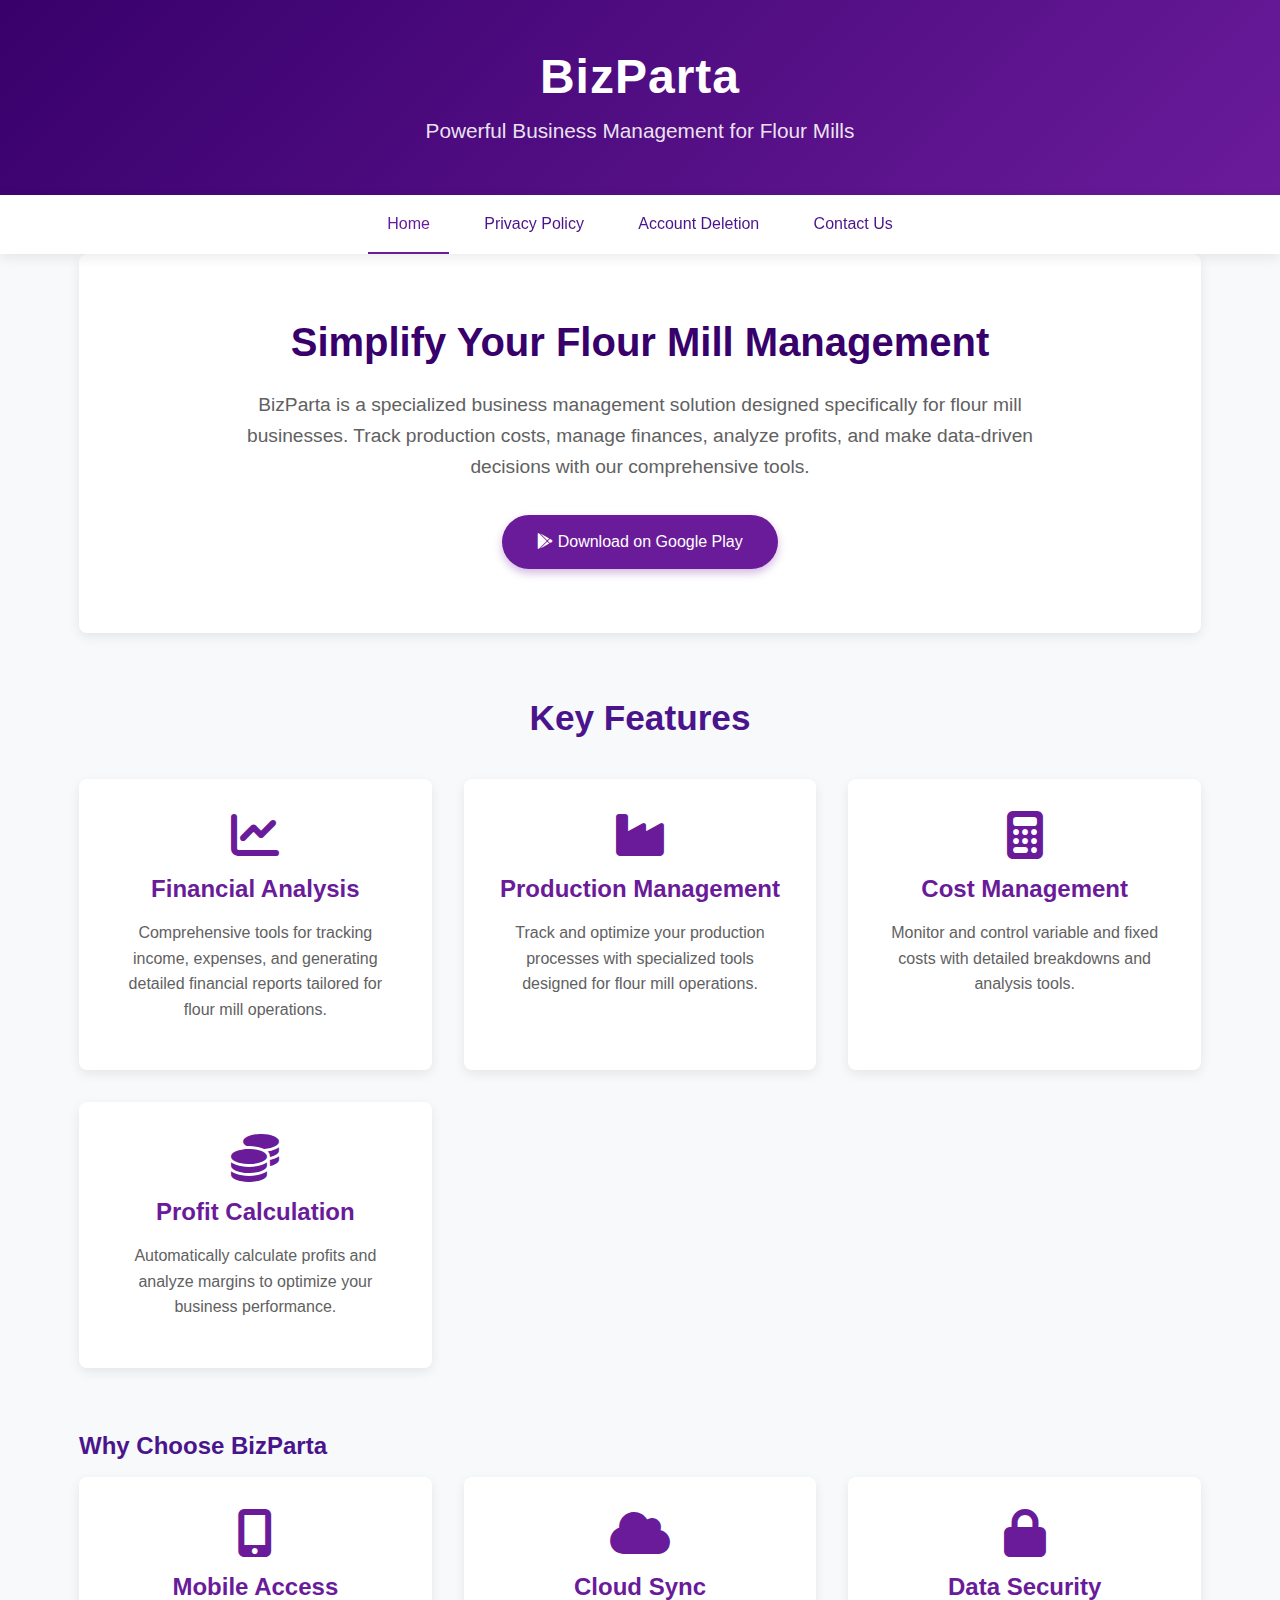
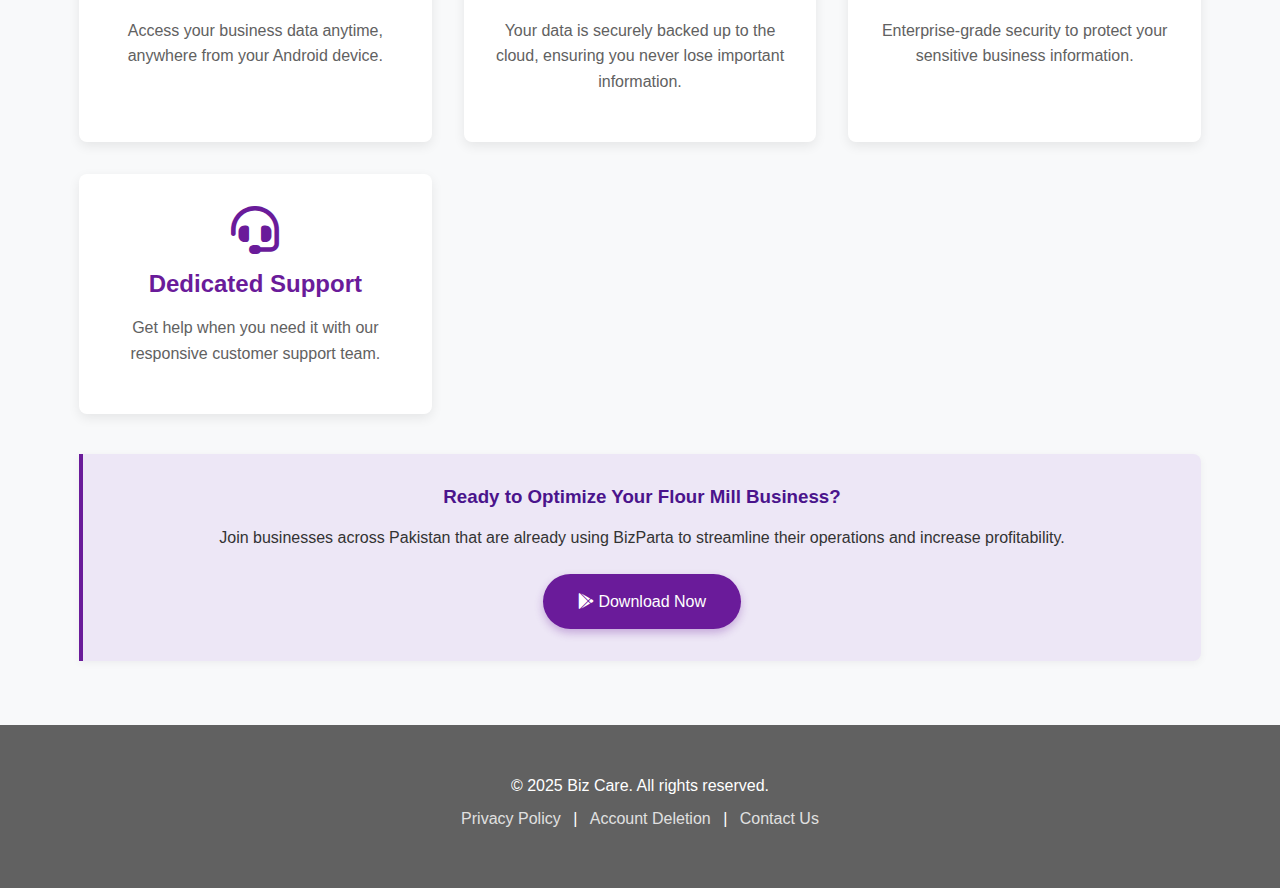
<file: index.html>
<!DOCTYPE html>
<html lang="en">
<head>
    <meta charset="UTF-8">
    <meta name="viewport" content="width=device-width, initial-scale=1.0">
    <title>BizParta - Business Management for Flour Mills</title>
    <meta name="description" content="BizParta is a comprehensive business management application designed specifically for flour mill businesses, developed by Biz Care.">
    <link rel="stylesheet" href="styles.css">
    <link rel="stylesheet" href="https://cdnjs.cloudflare.com/ajax/libs/font-awesome/6.4.0/css/all.min.css">
</head>
<body>
    <header>
        <div class="container">
            <h1>BizParta</h1>
            <p>Powerful Business Management for Flour Mills</p>
        </div>
    </header>

    <nav>
        <div class="container">
            <ul>
                <li><a href="index.html" class="active">Home</a></li>
                <li><a href="privacy.html">Privacy Policy</a></li>
                <li><a href="delete-account.html">Account Deletion</a></li>
                <li><a href="contact.html">Contact Us</a></li>
            </ul>
        </div>
    </nav>

    <main class="container">
        <section class="hero">
            <h2>Simplify Your Flour Mill Management</h2>
            <p>BizParta is a specialized business management solution designed specifically for flour mill businesses. Track production costs, manage finances, analyze profits, and make data-driven decisions with our comprehensive tools.</p>
            <div class="cta-buttons">
                <a href="https://play.google.com/store/apps/details?id=com.bizcare.bizparta" class="button">
                    <i class="fab fa-google-play"></i> Download on Google Play
                </a>
            </div>
        </section>

        <section class="features">
            <h2>Key Features</h2>
            <div class="feature-grid">
                <div class="feature">
                    <i class="fas fa-chart-line fa-3x" style="color: var(--primary-color); margin-bottom: 1rem;"></i>
                    <h3>Financial Analysis</h3>
                    <p>Comprehensive tools for tracking income, expenses, and generating detailed financial reports tailored for flour mill operations.</p>
                </div>
                <div class="feature">
                    <i class="fas fa-industry fa-3x" style="color: var(--primary-color); margin-bottom: 1rem;"></i>
                    <h3>Production Management</h3>
                    <p>Track and optimize your production processes with specialized tools designed for flour mill operations.</p>
                </div>
                <div class="feature">
                    <i class="fas fa-calculator fa-3x" style="color: var(--primary-color); margin-bottom: 1rem;"></i>
                    <h3>Cost Management</h3>
                    <p>Monitor and control variable and fixed costs with detailed breakdowns and analysis tools.</p>
                </div>
                <div class="feature">
                    <i class="fas fa-coins fa-3x" style="color: var(--primary-color); margin-bottom: 1rem;"></i>
                    <h3>Profit Calculation</h3>
                    <p>Automatically calculate profits and analyze margins to optimize your business performance.</p>
                </div>
            </div>
        </section>

        <section class="app-benefits">
            <h2>Why Choose BizParta</h2>
            <div class="feature-grid">
                <div class="feature">
                    <i class="fas fa-mobile-alt fa-3x" style="color: var(--primary-color); margin-bottom: 1rem;"></i>
                    <h3>Mobile Access</h3>
                    <p>Access your business data anytime, anywhere from your Android device.</p>
                </div>
                <div class="feature">
                    <i class="fas fa-cloud fa-3x" style="color: var(--primary-color); margin-bottom: 1rem;"></i>
                    <h3>Cloud Sync</h3>
                    <p>Your data is securely backed up to the cloud, ensuring you never lose important information.</p>
                </div>
                <div class="feature">
                    <i class="fas fa-lock fa-3x" style="color: var(--primary-color); margin-bottom: 1rem;"></i>
                    <h3>Data Security</h3>
                    <p>Enterprise-grade security to protect your sensitive business information.</p>
                </div>
                <div class="feature">
                    <i class="fas fa-headset fa-3x" style="color: var(--primary-color); margin-bottom: 1rem;"></i>
                    <h3>Dedicated Support</h3>
                    <p>Get help when you need it with our responsive customer support team.</p>
                </div>
            </div>
        </section>

        <section class="cta-section">
            <div class="highlighted-box" style="text-align: center;">
                <h3>Ready to Optimize Your Flour Mill Business?</h3>
                <p>Join businesses across Pakistan that are already using BizParta to streamline their operations and increase profitability.</p>
                <div class="cta-buttons" style="margin-top: 1.5rem;">
                    <a href="https://play.google.com/store/apps/details?id=com.bizcare.bizparta" class="button">
                        <i class="fab fa-google-play"></i> Download Now
                    </a>
                </div>
            </div>
        </section>
    </main>

    <footer>
        <div class="container">
            <p>&copy; 2025 Biz Care. All rights reserved.</p>
            <p>
                <a href="privacy.html">Privacy Policy</a> | 
                <a href="delete-account.html">Account Deletion</a> | 
                <a href="contact.html">Contact Us</a>
            </p>
        </div>
    </footer>
</body>
</html>
</file>
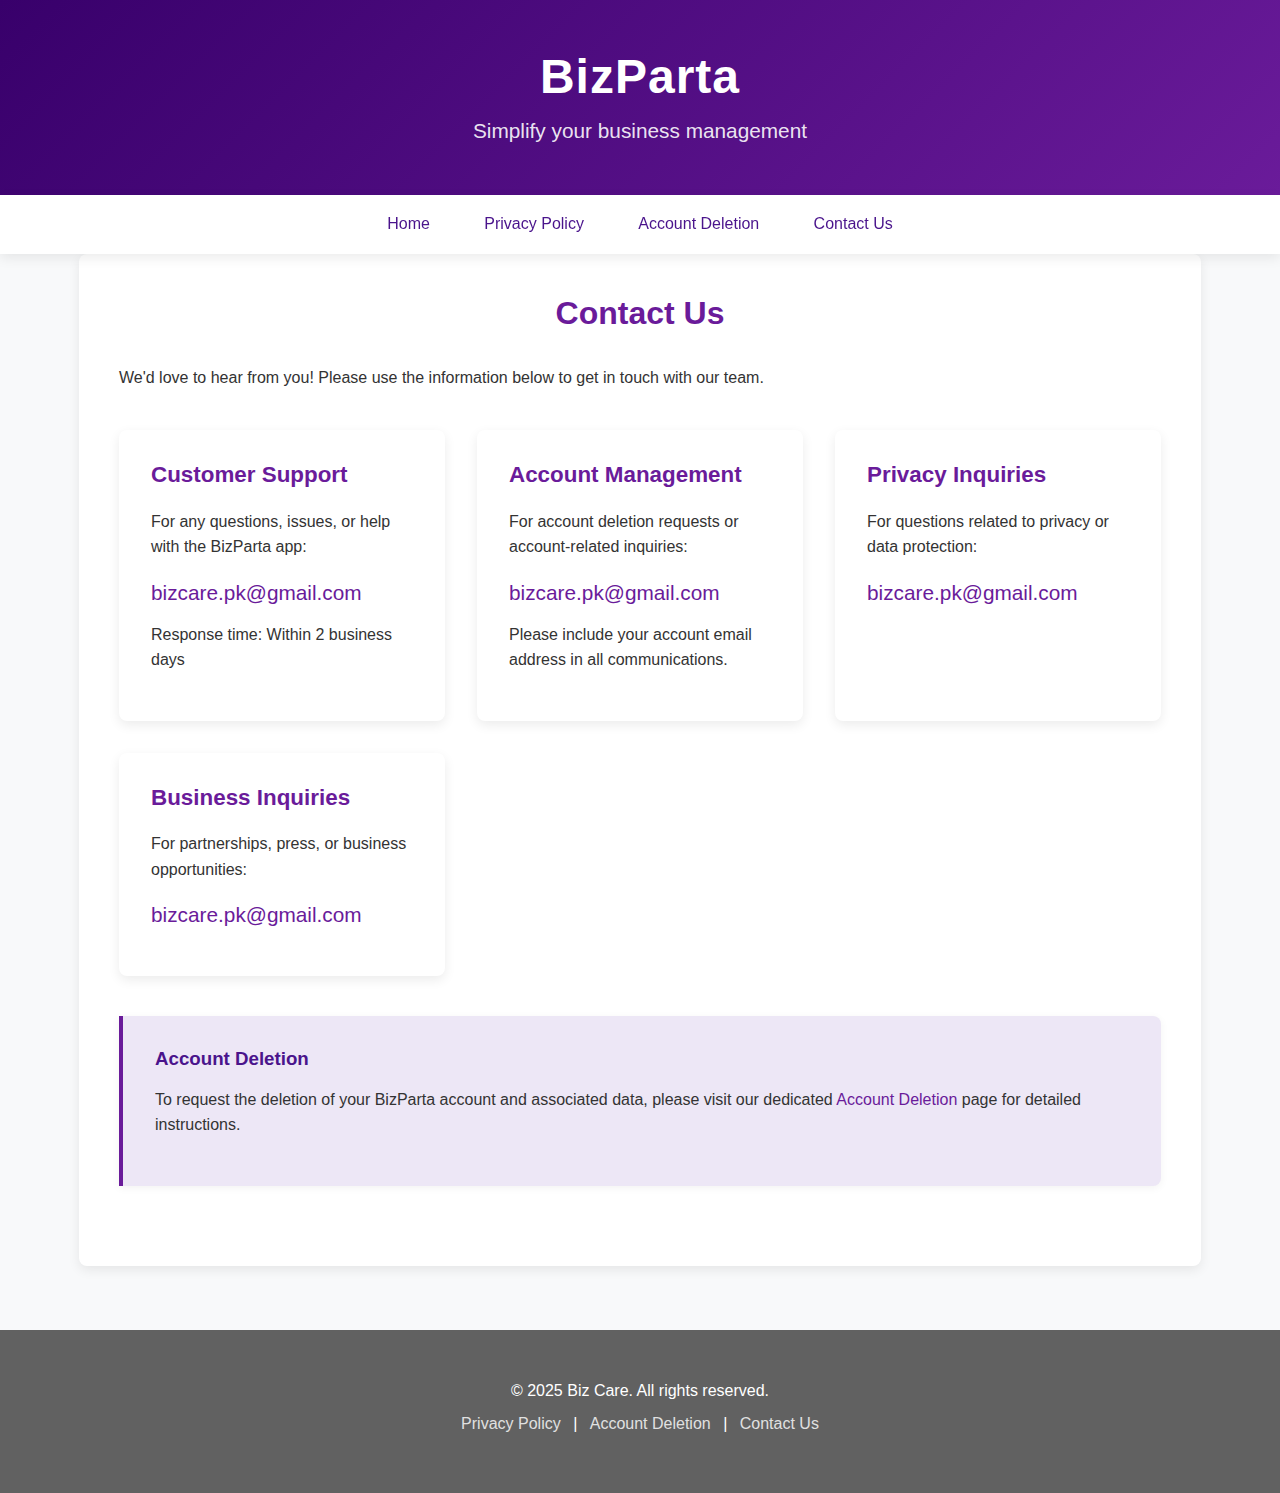
<file: contact.html>
<!DOCTYPE html>
<html lang="en">
<head>
    <meta charset="UTF-8">
    <meta name="viewport" content="width=device-width, initial-scale=1.0">
    <title>Contact Us - BizParta</title>
    <link rel="stylesheet" href="styles.css">
</head>
<body>
    <header>
        <div class="container">
            <h1>BizParta</h1>
            <p>Simplify your business management</p>
        </div>
    </header>

    <nav>
        <div class="container">
            <ul>
                <li><a href="index.html">Home</a></li>
                <li><a href="privacy.html">Privacy Policy</a></li>
                <li><a href="delete-account.html">Account Deletion</a></li>
                <li><a href="contact.html">Contact Us</a></li>
            </ul>
        </div>
    </nav>

    <main class="container">
        <section class="contact-section">
            <h2>Contact Us</h2>
            <p>We'd love to hear from you! Please use the information below to get in touch with our team.</p>
            
            <div class="contact-details">
                <div class="contact-method">
                    <h3>Customer Support</h3>
                    <p>For any questions, issues, or help with the BizParta app:</p>
                    <p class="email-highlight"><a href="mailto:bizcare.pk@gmail.com">bizcare.pk@gmail.com</a></p>
                    <p>Response time: Within 2 business days</p>
                </div>
                
                <div class="contact-method">
                    <h3>Account Management</h3>
                    <p>For account deletion requests or account-related inquiries:</p>
                    <p class="email-highlight"><a href="mailto:bizcare.pk@gmail.com">bizcare.pk@gmail.com</a></p>
                    <p>Please include your account email address in all communications.</p>
                </div>
                
                <div class="contact-method">
                    <h3>Privacy Inquiries</h3>
                    <p>For questions related to privacy or data protection:</p>
                    <p class="email-highlight"><a href="mailto:bizcare.pk@gmail.com">bizcare.pk@gmail.com</a></p>
                </div>
                
                <div class="contact-method">
                    <h3>Business Inquiries</h3>
                    <p>For partnerships, press, or business opportunities:</p>
                    <p class="email-highlight"><a href="mailto:bizcare.pk@gmail.com">bizcare.pk@gmail.com</a></p>
                </div>
            </div>
            
            <div class="highlighted-box">
                <h3>Account Deletion</h3>
                <p>To request the deletion of your BizParta account and associated data, please visit our dedicated <a href="delete-account.html">Account Deletion</a> page for detailed instructions.</p>
            </div>
        </section>
    </main>

    <footer>
        <div class="container">
            <p>&copy; 2025 Biz Care. All rights reserved.</p>
            <p><a href="privacy.html">Privacy Policy</a> | <a href="delete-account.html">Account Deletion</a> | <a href="contact.html">Contact Us</a></p>
        </div>
    </footer>
</body>
</html>
</file>
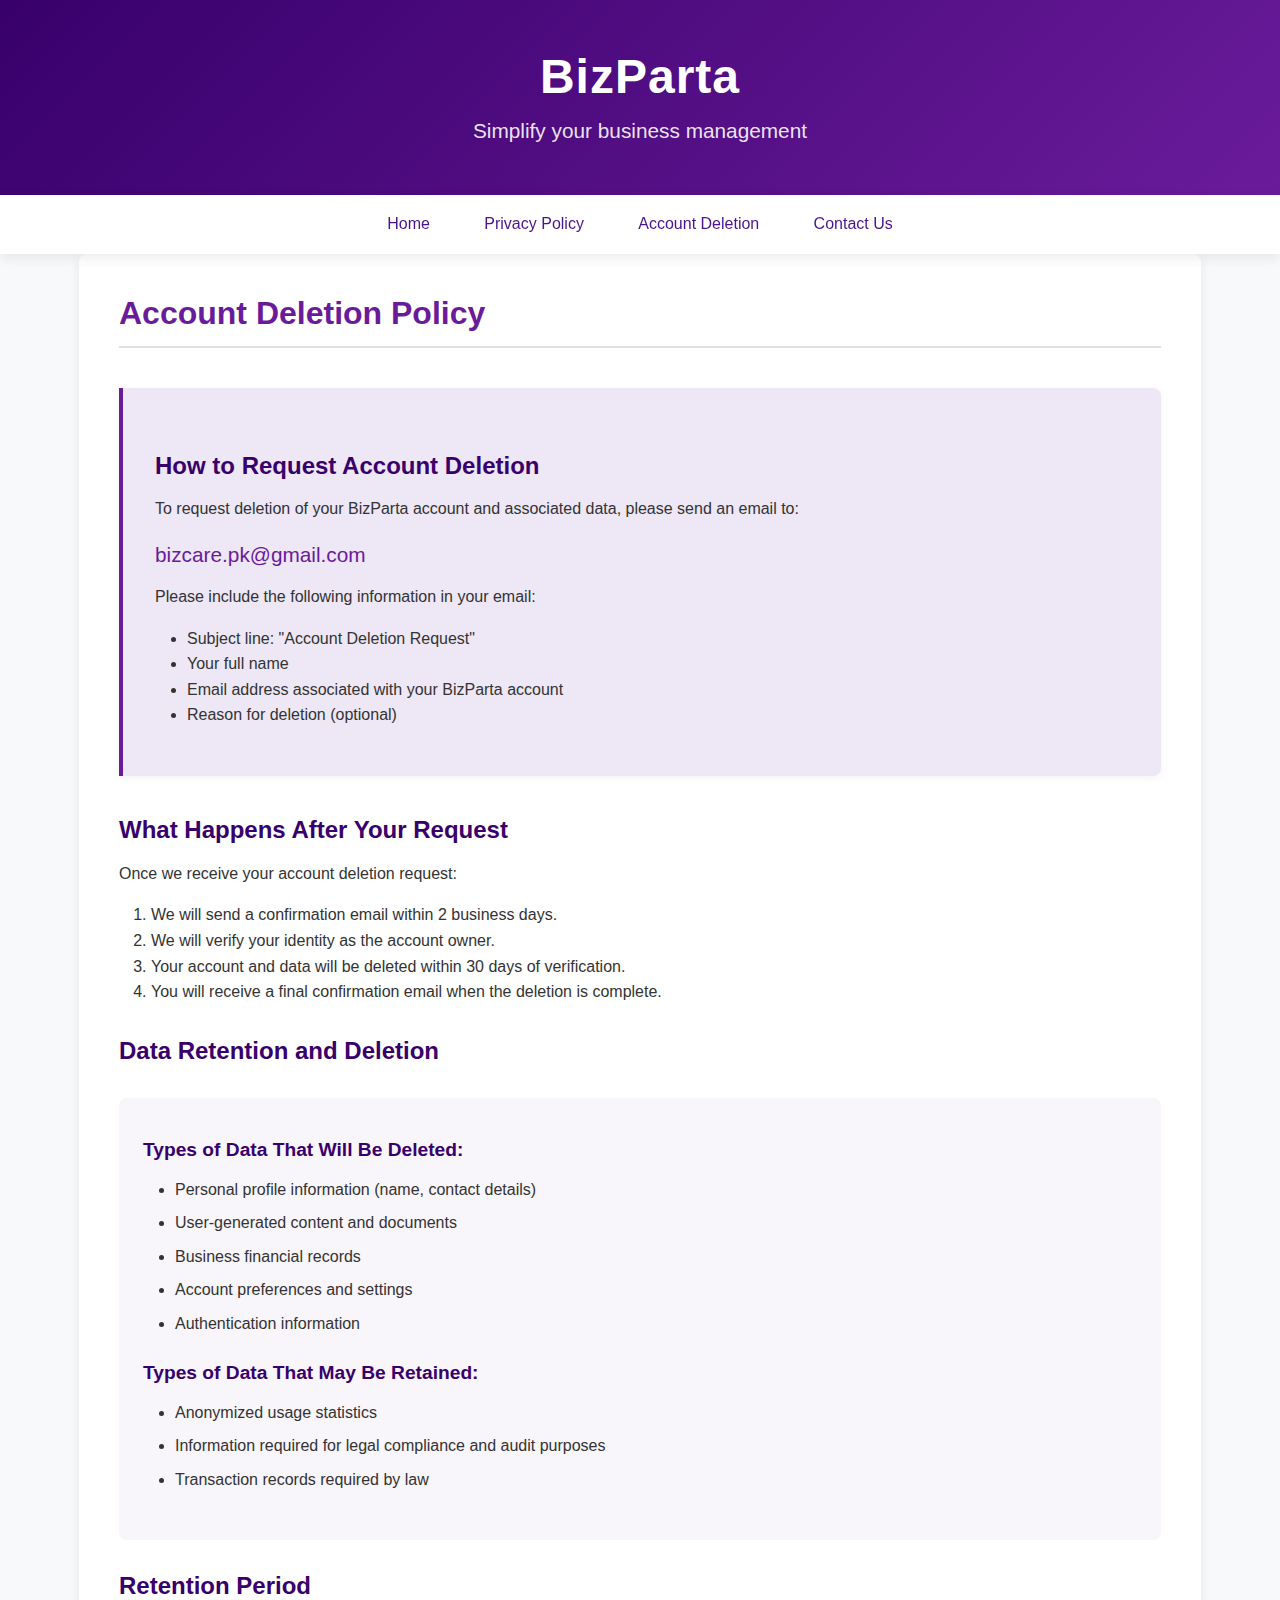
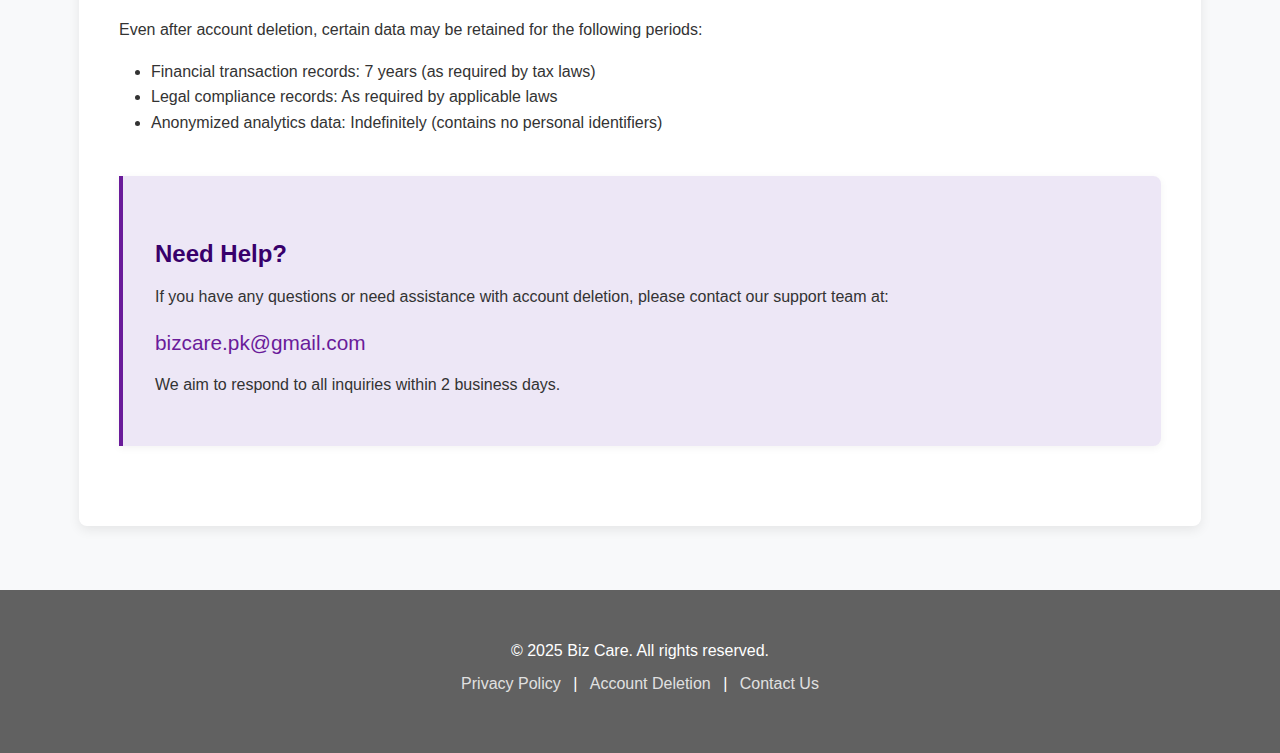
<file: delete-account.html>
<!DOCTYPE html>
<html lang="en">
<head>
    <meta charset="UTF-8">
    <meta name="viewport" content="width=device-width, initial-scale=1.0">
    <title>Account Deletion - BizParta</title>
    <link rel="stylesheet" href="styles.css">
</head>
<body>
    <header>
        <div class="container">
            <h1>BizParta</h1>
            <p>Simplify your business management</p>
        </div>
    </header>

    <nav>
        <div class="container">
            <ul>
                <li><a href="index.html">Home</a></li>
                <li><a href="privacy.html">Privacy Policy</a></li>
                <li><a href="delete-account.html">Account Deletion</a></li>
                <li><a href="contact.html">Contact Us</a></li>
            </ul>
        </div>
    </nav>

    <main class="container">
        <section class="policy-section">
            <h2>Account Deletion Policy</h2>
            
            <div class="highlighted-box">
                <h3>How to Request Account Deletion</h3>
                <p>To request deletion of your BizParta account and associated data, please send an email to:</p>
                <p class="email-highlight"><a href="mailto:bizcare.pk@gmail.com">bizcare.pk@gmail.com</a></p>
                <p>Please include the following information in your email:</p>
                <ul>
                    <li>Subject line: "Account Deletion Request"</li>
                    <li>Your full name</li>
                    <li>Email address associated with your BizParta account</li>
                    <li>Reason for deletion (optional)</li>
                </ul>
            </div>

            <h3>What Happens After Your Request</h3>
            <p>Once we receive your account deletion request:</p>
            <ol>
                <li>We will send a confirmation email within 2 business days.</li>
                <li>We will verify your identity as the account owner.</li>
                <li>Your account and data will be deleted within 30 days of verification.</li>
                <li>You will receive a final confirmation email when the deletion is complete.</li>
            </ol>

            <h3>Data Retention and Deletion</h3>
            <div class="data-table">
                <h4>Types of Data That Will Be Deleted:</h4>
                <ul>
                    <li>Personal profile information (name, contact details)</li>
                    <li>User-generated content and documents</li>
                    <li>Business financial records</li>
                    <li>Account preferences and settings</li>
                    <li>Authentication information</li>
                </ul>

                <h4>Types of Data That May Be Retained:</h4>
                <ul>
                    <li>Anonymized usage statistics</li>
                    <li>Information required for legal compliance and audit purposes</li>
                    <li>Transaction records required by law</li>
                </ul>
            </div>

            <h3>Retention Period</h3>
            <p>Even after account deletion, certain data may be retained for the following periods:</p>
            <ul>
                <li>Financial transaction records: 7 years (as required by tax laws)</li>
                <li>Legal compliance records: As required by applicable laws</li>
                <li>Anonymized analytics data: Indefinitely (contains no personal identifiers)</li>
            </ul>

            <div class="highlighted-box">
                <h3>Need Help?</h3>
                <p>If you have any questions or need assistance with account deletion, please contact our support team at:</p>
                <p class="email-highlight"><a href="mailto:bizcare.pk@gmail.com">bizcare.pk@gmail.com</a></p>
                <p>We aim to respond to all inquiries within 2 business days.</p>
            </div>
        </section>
    </main>

    <footer>
        <div class="container">
            <p>&copy; 2025 Biz Care. All rights reserved.</p>
            <p><a href="privacy.html">Privacy Policy</a> | <a href="delete-account.html">Account Deletion</a> | <a href="contact.html">Contact Us</a></p>
        </div>
    </footer>
</body>
</html>
</file>
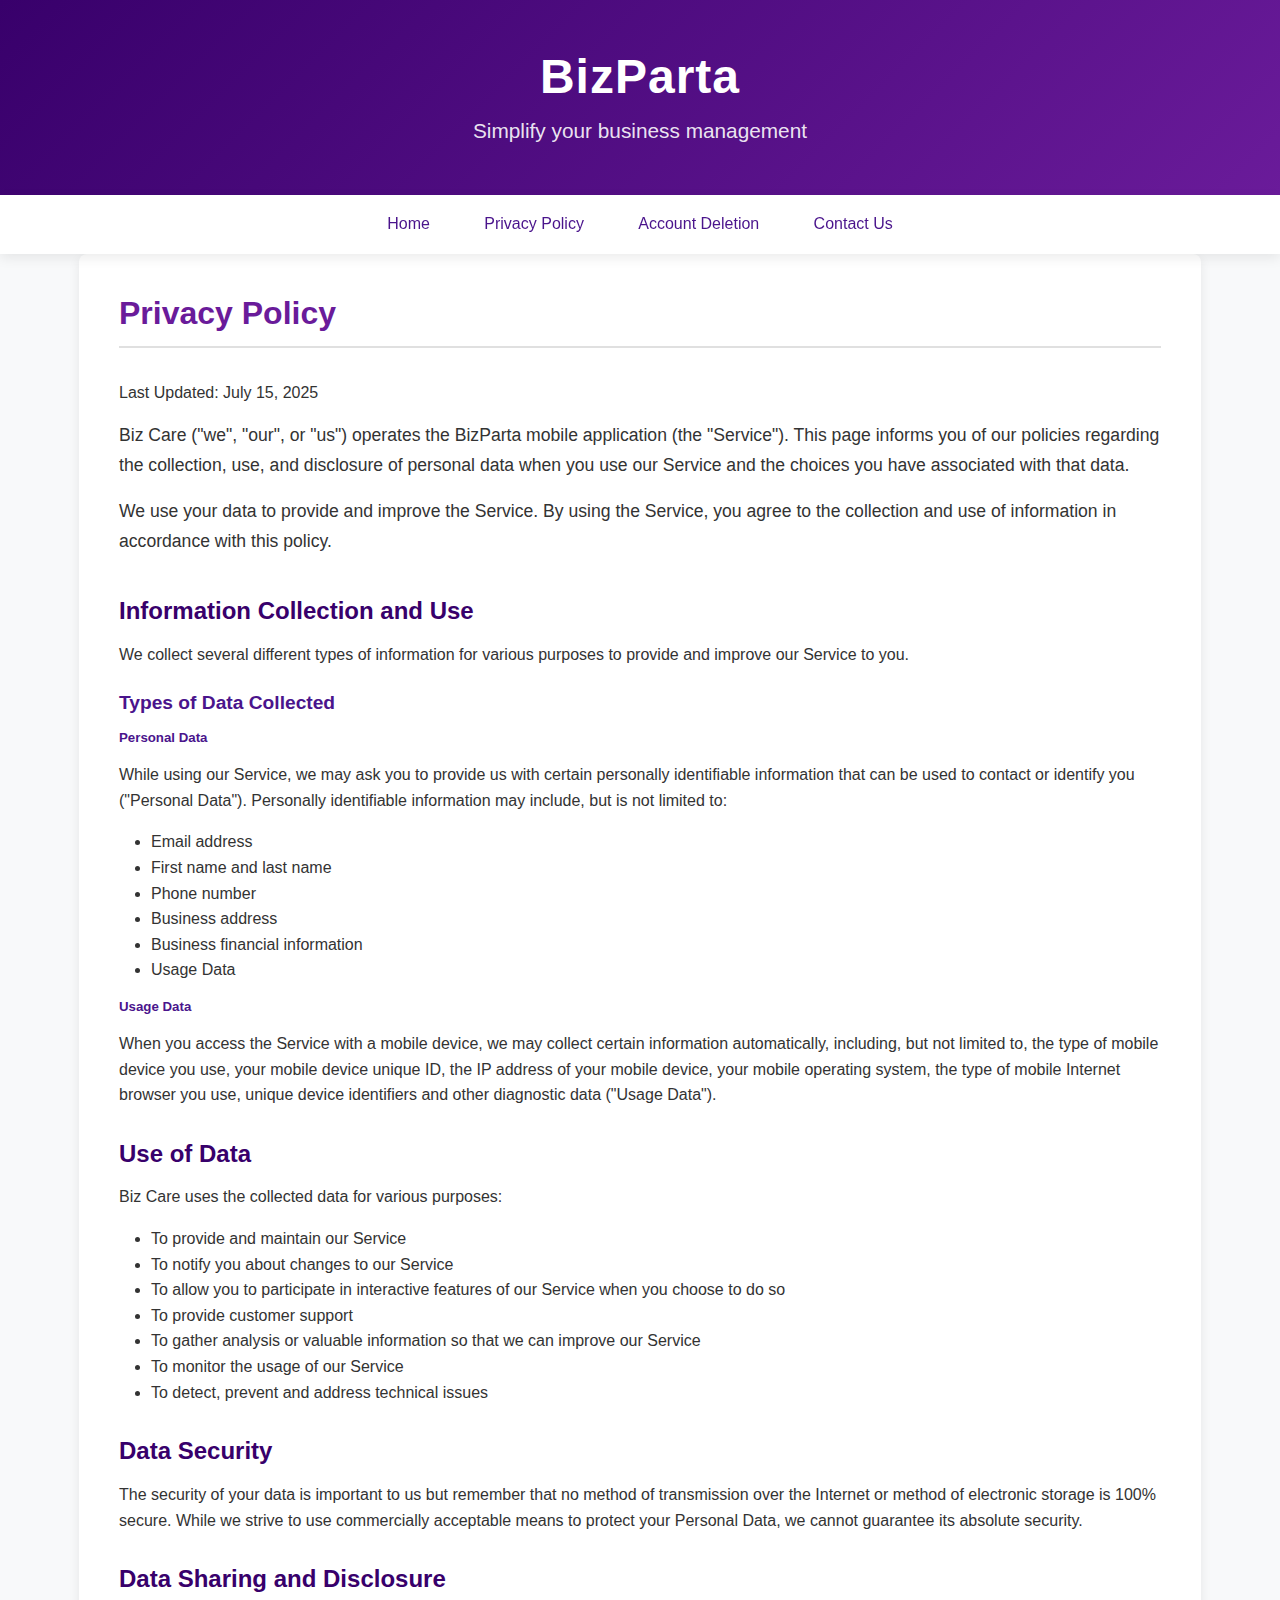
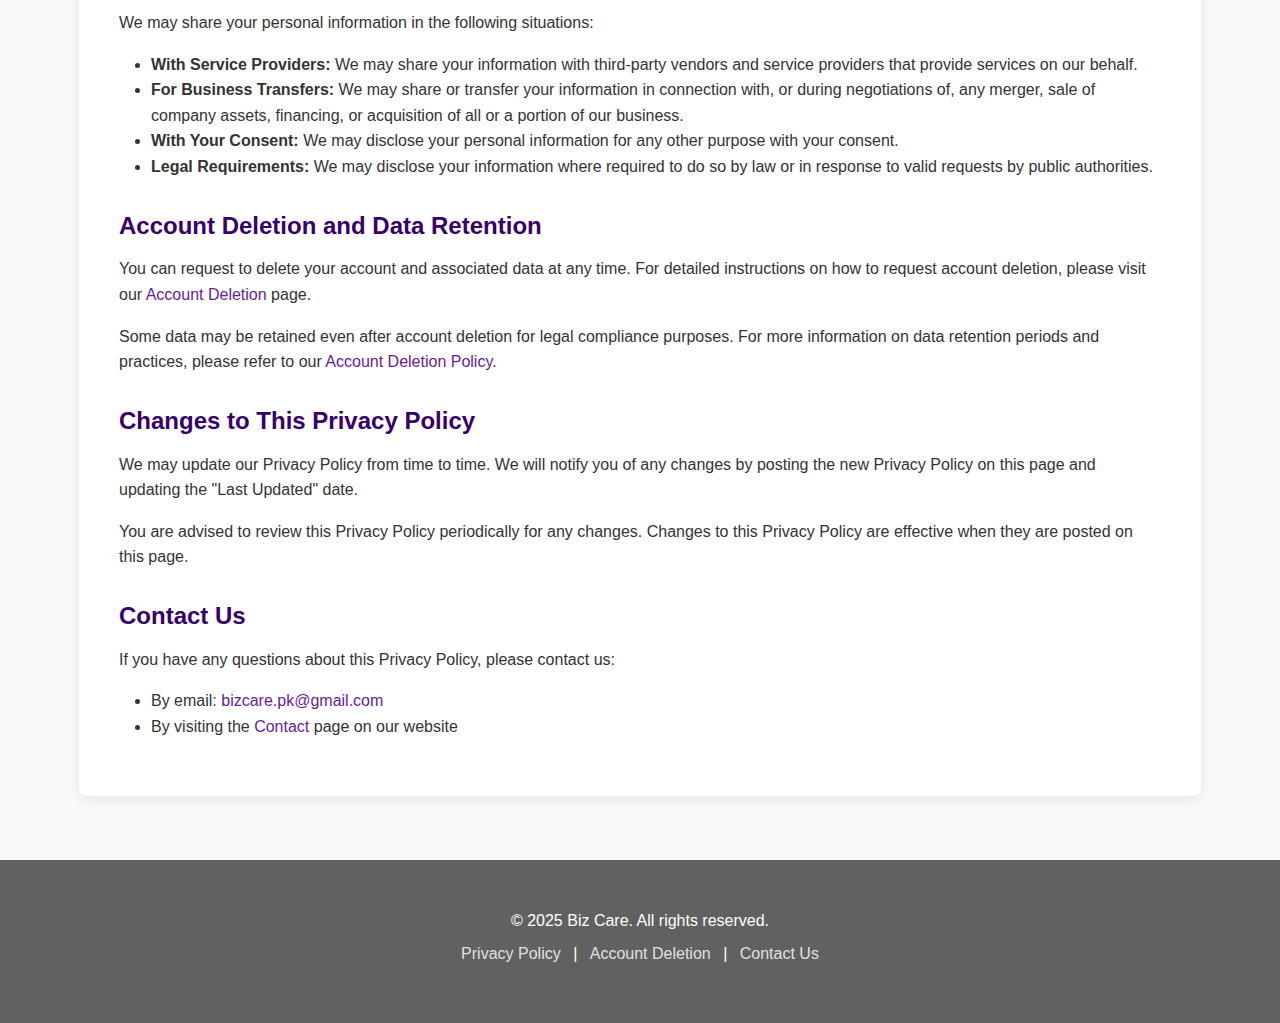
<file: privacy.html>
<!DOCTYPE html>
<html lang="en">
<head>
    <meta charset="UTF-8">
    <meta name="viewport" content="width=device-width, initial-scale=1.0">
    <title>Privacy Policy - BizParta</title>
    <link rel="stylesheet" href="styles.css">
</head>
<body>
    <header>
        <div class="container">
            <h1>BizParta</h1>
            <p>Simplify your business management</p>
        </div>
    </header>

    <nav>
        <div class="container">
            <ul>
                <li><a href="index.html">Home</a></li>
                <li><a href="privacy.html">Privacy Policy</a></li>
                <li><a href="delete-account.html">Account Deletion</a></li>
                <li><a href="contact.html">Contact Us</a></li>
            </ul>
        </div>
    </nav>

    <main class="container">
        <section class="policy-section">
            <h2>Privacy Policy</h2>
            <p>Last Updated: July 15, 2025</p>

            <div class="policy-intro">
                <p>Biz Care ("we", "our", or "us") operates the BizParta mobile application (the "Service"). This page informs you of our policies regarding the collection, use, and disclosure of personal data when you use our Service and the choices you have associated with that data.</p>
                <p>We use your data to provide and improve the Service. By using the Service, you agree to the collection and use of information in accordance with this policy.</p>
            </div>

            <h3>Information Collection and Use</h3>
            <p>We collect several different types of information for various purposes to provide and improve our Service to you.</p>

            <h4>Types of Data Collected</h4>
            <h5>Personal Data</h5>
            <p>While using our Service, we may ask you to provide us with certain personally identifiable information that can be used to contact or identify you ("Personal Data"). Personally identifiable information may include, but is not limited to:</p>
            <ul>
                <li>Email address</li>
                <li>First name and last name</li>
                <li>Phone number</li>
                <li>Business address</li>
                <li>Business financial information</li>
                <li>Usage Data</li>
            </ul>

            <h5>Usage Data</h5>
            <p>When you access the Service with a mobile device, we may collect certain information automatically, including, but not limited to, the type of mobile device you use, your mobile device unique ID, the IP address of your mobile device, your mobile operating system, the type of mobile Internet browser you use, unique device identifiers and other diagnostic data ("Usage Data").</p>

            <h3>Use of Data</h3>
            <p>Biz Care uses the collected data for various purposes:</p>
            <ul>
                <li>To provide and maintain our Service</li>
                <li>To notify you about changes to our Service</li>
                <li>To allow you to participate in interactive features of our Service when you choose to do so</li>
                <li>To provide customer support</li>
                <li>To gather analysis or valuable information so that we can improve our Service</li>
                <li>To monitor the usage of our Service</li>
                <li>To detect, prevent and address technical issues</li>
            </ul>

            <h3>Data Security</h3>
            <p>The security of your data is important to us but remember that no method of transmission over the Internet or method of electronic storage is 100% secure. While we strive to use commercially acceptable means to protect your Personal Data, we cannot guarantee its absolute security.</p>

            <h3>Data Sharing and Disclosure</h3>
            <p>We may share your personal information in the following situations:</p>
            <ul>
                <li><strong>With Service Providers:</strong> We may share your information with third-party vendors and service providers that provide services on our behalf.</li>
                <li><strong>For Business Transfers:</strong> We may share or transfer your information in connection with, or during negotiations of, any merger, sale of company assets, financing, or acquisition of all or a portion of our business.</li>
                <li><strong>With Your Consent:</strong> We may disclose your personal information for any other purpose with your consent.</li>
                <li><strong>Legal Requirements:</strong> We may disclose your information where required to do so by law or in response to valid requests by public authorities.</li>
            </ul>

            <h3>Account Deletion and Data Retention</h3>
            <p>You can request to delete your account and associated data at any time. For detailed instructions on how to request account deletion, please visit our <a href="delete-account.html">Account Deletion</a> page.</p>
            <p>Some data may be retained even after account deletion for legal compliance purposes. For more information on data retention periods and practices, please refer to our <a href="delete-account.html">Account Deletion Policy</a>.</p>

            <h3>Changes to This Privacy Policy</h3>
            <p>We may update our Privacy Policy from time to time. We will notify you of any changes by posting the new Privacy Policy on this page and updating the "Last Updated" date.</p>
            <p>You are advised to review this Privacy Policy periodically for any changes. Changes to this Privacy Policy are effective when they are posted on this page.</p>

            <h3>Contact Us</h3>
            <p>If you have any questions about this Privacy Policy, please contact us:</p>
            <ul>
                <li>By email: <a href="mailto:bizcare.pk@gmail.com">bizcare.pk@gmail.com</a></li>
                <li>By visiting the <a href="contact.html">Contact</a> page on our website</li>
            </ul>
        </section>
    </main>

    <footer>
        <div class="container">
            <p>&copy; 2025 Biz Care. All rights reserved.</p>
            <p><a href="privacy.html">Privacy Policy</a> | <a href="delete-account.html">Account Deletion</a> | <a href="contact.html">Contact Us</a></p>
        </div>
    </footer>
</body>
</html>
</file>
<file: styles.css>
/* Main Styles for BizParta Website */

/* Global Styles */
:root {
    --primary-color: #6a1b9a;
    --primary-light: #9c4dcc;
    --primary-dark: #38006b;
    --secondary-color: #4a148c;
    --accent-color: #aa00ff;
    --text-color: #333333;
    --light-bg: #f8f9fa;
    --white: #ffffff;
    --light-gray: #e0e0e0;
    --medium-gray: #9e9e9e;
    --dark-gray: #616161;
    --highlight-bg: #ede7f6;
    --error-color: #d32f2f;
    --success-color: #388e3c;
    --border-radius: 8px;
    --box-shadow: 0 4px 12px rgba(0, 0, 0, 0.08);
    --transition: all 0.3s ease;
}

* {
    box-sizing: border-box;
    margin: 0;
    padding: 0;
}

html {
    scroll-behavior: smooth;
}

body {
    font-family: 'Segoe UI', Tahoma, Geneva, Verdana, sans-serif;
    line-height: 1.6;
    color: var(--text-color);
    background-color: var(--light-bg);
    font-size: 16px;
}

.container {
    width: 90%;
    max-width: 1200px;
    margin: 0 auto;
    padding: 0 15px;
}

a {
    color: var(--primary-color);
    text-decoration: none;
    transition: var(--transition);
}

a:hover {
    color: var(--accent-color);
    text-decoration: underline;
}

h1, h2, h3, h4, h5, h6 {
    margin-bottom: 1rem;
    line-height: 1.2;
    color: var(--secondary-color);
    font-weight: 600;
}

p {
    margin-bottom: 1rem;
}

ul, ol {
    margin-bottom: 1rem;
    padding-left: 2rem;
}

img {
    max-width: 100%;
    height: auto;
}

/* Header Styles */
header {
    background: linear-gradient(135deg, var(--primary-dark), var(--primary-color));
    color: var(--white);
    padding: 3rem 0;
    text-align: center;
    box-shadow: 0 4px 6px rgba(0, 0, 0, 0.1);
}

header h1 {
    font-size: 3rem;
    margin-bottom: 0.5rem;
    color: var(--white);
    letter-spacing: 1px;
}

header p {
    font-size: 1.3rem;
    margin-bottom: 0;
    color: rgba(255, 255, 255, 0.9);
    font-weight: 300;
}

/* Navigation Styles */
nav {
    background-color: var(--white);
    box-shadow: var(--box-shadow);
    position: sticky;
    top: 0;
    z-index: 100;
}

nav .container {
    display: flex;
    justify-content: center;
}

nav ul {
    list-style: none;
    display: flex;
    justify-content: center;
    flex-wrap: wrap;
    padding: 0;
    margin: 0;
}

nav li {
    margin: 0 0.5rem;
}

nav a {
    display: block;
    padding: 1rem 1.2rem;
    font-weight: 500;
    color: var(--secondary-color);
    border-bottom: 2px solid transparent;
    transition: var(--transition);
}

nav a:hover, nav a.active {
    color: var(--primary-color);
    text-decoration: none;
    border-bottom: 2px solid var(--primary-color);
}

/* Main Content Styles */
main {
    padding: 3rem 0;
}

.hero {
    text-align: center;
    padding: 4rem 1.5rem;
    background-color: var(--white);
    border-radius: var(--border-radius);
    margin-bottom: 3rem;
    box-shadow: var(--box-shadow);
}

.hero h2 {
    font-size: 2.5rem;
    margin-bottom: 1.5rem;
    color: var(--primary-dark);
}

.hero p {
    max-width: 800px;
    margin: 0 auto 2rem;
    font-size: 1.2rem;
    color: var(--dark-gray);
}

.cta-buttons {
    display: flex;
    justify-content: center;
    gap: 1rem;
    flex-wrap: wrap;
}

.button {
    display: inline-block;
    background-color: var(--primary-color);
    color: var(--white);
    padding: 0.9rem 2.2rem;
    border-radius: 50px;
    font-weight: 500;
    transition: var(--transition);
    box-shadow: 0 4px 8px rgba(106, 27, 154, 0.3);
    text-align: center;
}

.button:hover {
    background-color: var(--primary-dark);
    text-decoration: none;
    color: var(--white);
    transform: translateY(-2px);
    box-shadow: 0 6px 12px rgba(106, 27, 154, 0.4);
}

/* Features Section */
.features {
    margin: 4rem 0;
}

.features h2 {
    text-align: center;
    margin-bottom: 2.5rem;
    font-size: 2.2rem;
}

.feature-grid {
    display: grid;
    grid-template-columns: repeat(auto-fit, minmax(280px, 1fr));
    grid-gap: 2rem;
}

.feature {
    background-color: var(--white);
    padding: 2rem;
    border-radius: var(--border-radius);
    box-shadow: var(--box-shadow);
    transition: var(--transition);
    text-align: center;
}

.feature:hover {
    transform: translateY(-5px);
    box-shadow: 0 8px 16px rgba(0, 0, 0, 0.1);
}

.feature h3 {
    font-size: 1.5rem;
    margin-bottom: 1rem;
    color: var(--primary-color);
}

.feature p {
    color: var(--dark-gray);
}

/* Policy Pages Styles */
.policy-section {
    background-color: var(--white);
    padding: 2.5rem;
    border-radius: var(--border-radius);
    box-shadow: var(--box-shadow);
}

.policy-section h2 {
    border-bottom: 2px solid var(--light-gray);
    padding-bottom: 0.8rem;
    margin-bottom: 2rem;
    font-size: 2rem;
    color: var(--primary-color);
}

.policy-section h3 {
    margin-top: 2rem;
    color: var(--primary-dark);
    font-size: 1.5rem;
}

.policy-section h4 {
    margin-top: 1.5rem;
    color: var(--secondary-color);
    font-size: 1.2rem;
}

.policy-intro {
    margin-bottom: 2.5rem;
    font-size: 1.1rem;
    line-height: 1.7;
}

.highlighted-box {
    background-color: var(--highlight-bg);
    border-left: 4px solid var(--primary-color);
    padding: 2rem;
    margin: 2.5rem 0;
    border-radius: 0 var(--border-radius) var(--border-radius) 0;
    box-shadow: 0 2px 8px rgba(0, 0, 0, 0.05);
}

.email-highlight {
    font-size: 1.3rem;
    font-weight: 500;
    margin: 0.8rem 0;
}

.data-table {
    margin: 2rem 0;
    background-color: rgba(237, 231, 246, 0.4);
    padding: 1.5rem;
    border-radius: var(--border-radius);
}

.data-table h4 {
    margin-top: 1rem;
    color: var(--primary-dark);
}

.data-table ul {
    margin-bottom: 1.5rem;
}

.data-table li {
    margin-bottom: 0.5rem;
}

/* Contact Page Styles */
.contact-section {
    background-color: var(--white);
    padding: 2.5rem;
    border-radius: var(--border-radius);
    box-shadow: var(--box-shadow);
}

.contact-section h2 {
    text-align: center;
    margin-bottom: 2rem;
    color: var(--primary-color);
    font-size: 2rem;
}

.contact-details {
    display: grid;
    grid-template-columns: repeat(auto-fit, minmax(300px, 1fr));
    grid-gap: 2rem;
    margin: 2.5rem 0;
}

.contact-method {
    background-color: var(--white);
    padding: 2rem;
    border-radius: var(--border-radius);
    box-shadow: var(--box-shadow);
    transition: var(--transition);
    height: 100%;
}

.contact-method:hover {
    transform: translateY(-3px);
    box-shadow: 0 8px 16px rgba(0, 0, 0, 0.1);
}

.contact-method h3 {
    color: var(--primary-color);
    margin-bottom: 1.2rem;
    font-size: 1.4rem;
}

/* Footer Styles */
footer {
    background-color: var(--dark-gray);
    color: var(--white);
    padding: 3rem 0;
    margin-top: 4rem;
}

footer p {
    margin-bottom: 0.5rem;
    text-align: center;
}

footer a {
    color: var(--light-gray);
    margin: 0 0.5rem;
}

footer a:hover {
    color: var(--white);
}

/* Mobile Responsiveness */
@media screen and (max-width: 768px) {
    header h1 {
        font-size: 2.2rem;
    }
    
    header p {
        font-size: 1.1rem;
    }
    
    nav ul {
        flex-direction: column;
        align-items: center;
    }
    
    nav li {
        margin: 0;
        width: 100%;
        text-align: center;
    }
    
    nav a {
        padding: 0.8rem;
        border-bottom: 1px solid var(--light-gray);
    }
    
    .hero {
        padding: 2.5rem 1rem;
    }
    
    .hero h2 {
        font-size: 1.8rem;
    }
    
    .hero p {
        font-size: 1.1rem;
    }
    
    .policy-section, .contact-section {
        padding: 1.5rem;
    }
    
    .highlighted-box {
        padding: 1.5rem;
    }
}

@media screen and (max-width: 480px) {
    .container {
        width: 95%;
        padding: 0 10px;
    }
    
    header {
        padding: 2rem 0;
    }
    
    header h1 {
        font-size: 2rem;
    }
    
    .feature {
        padding: 1.5rem;
    }
    
    .button {
        width: 100%;
        padding: 0.8rem;
    }
    
    .contact-method {
        padding: 1.5rem;
    }
}
</file>
